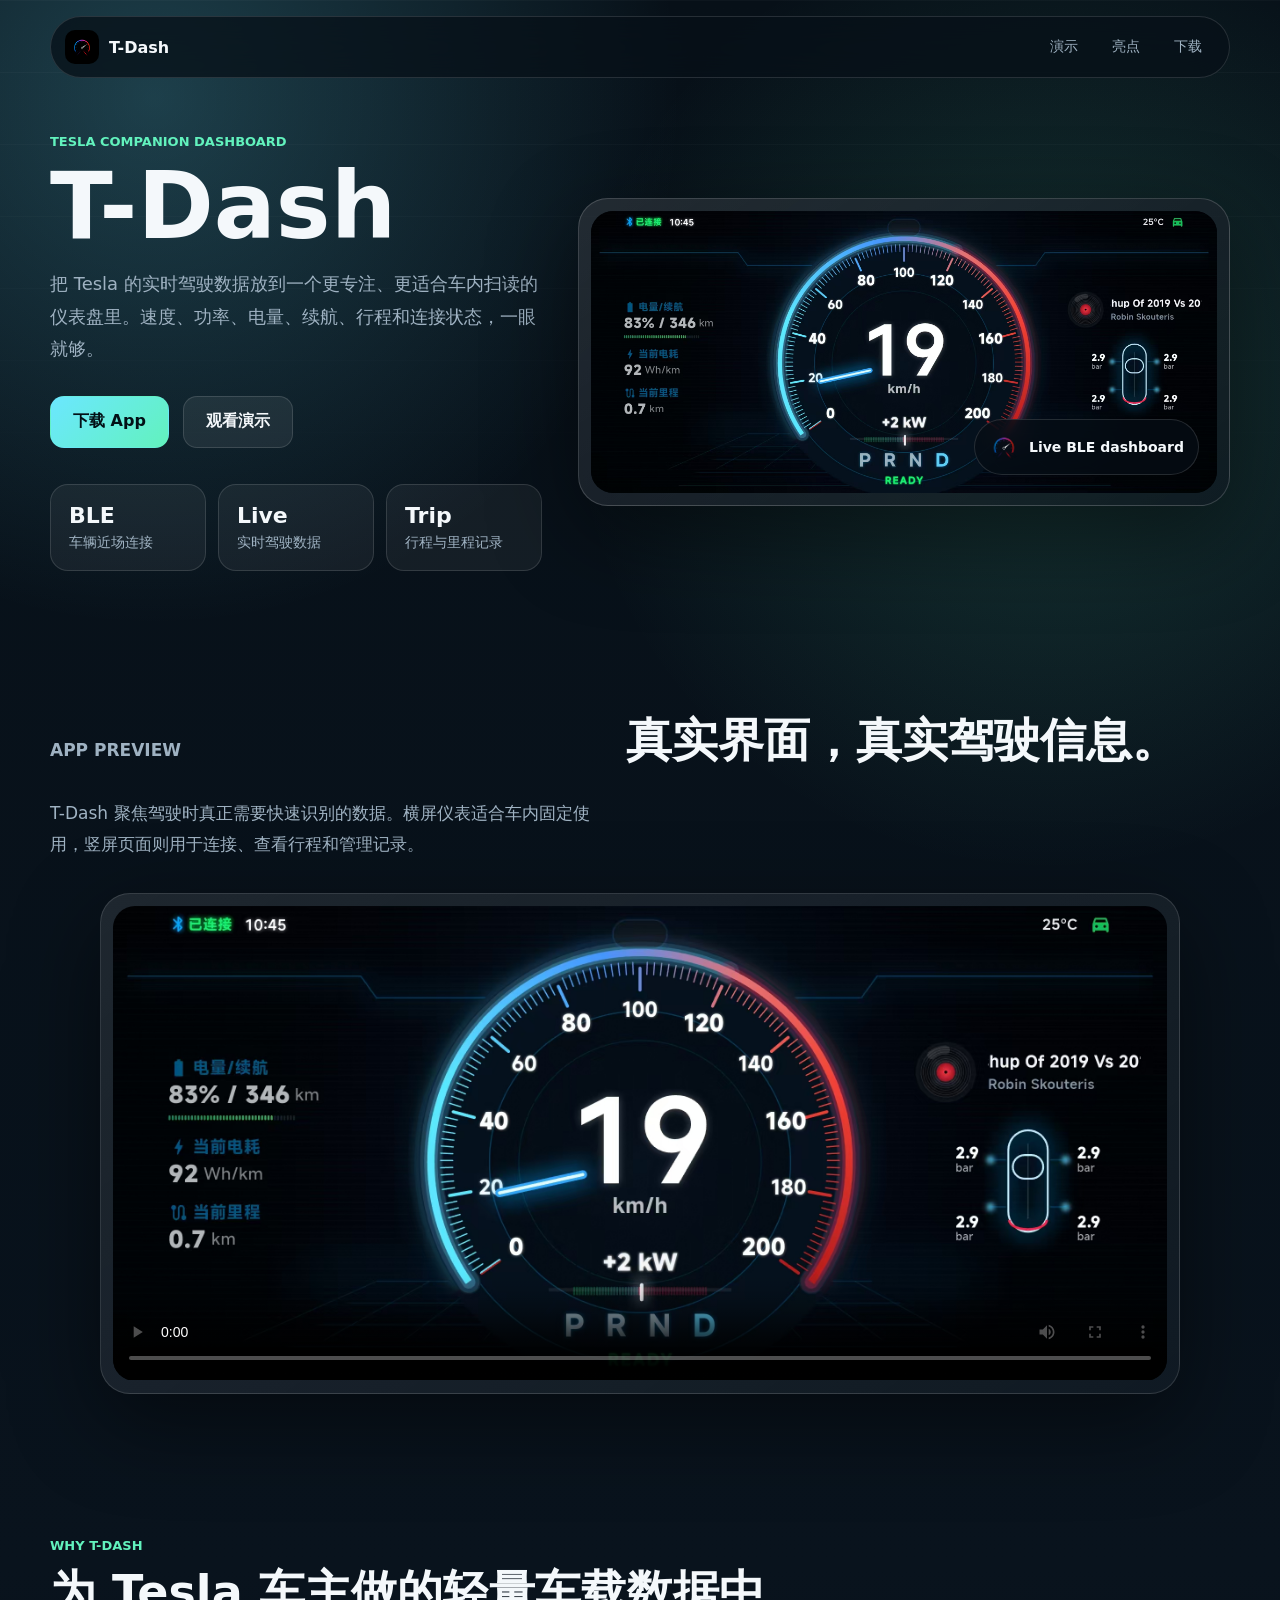
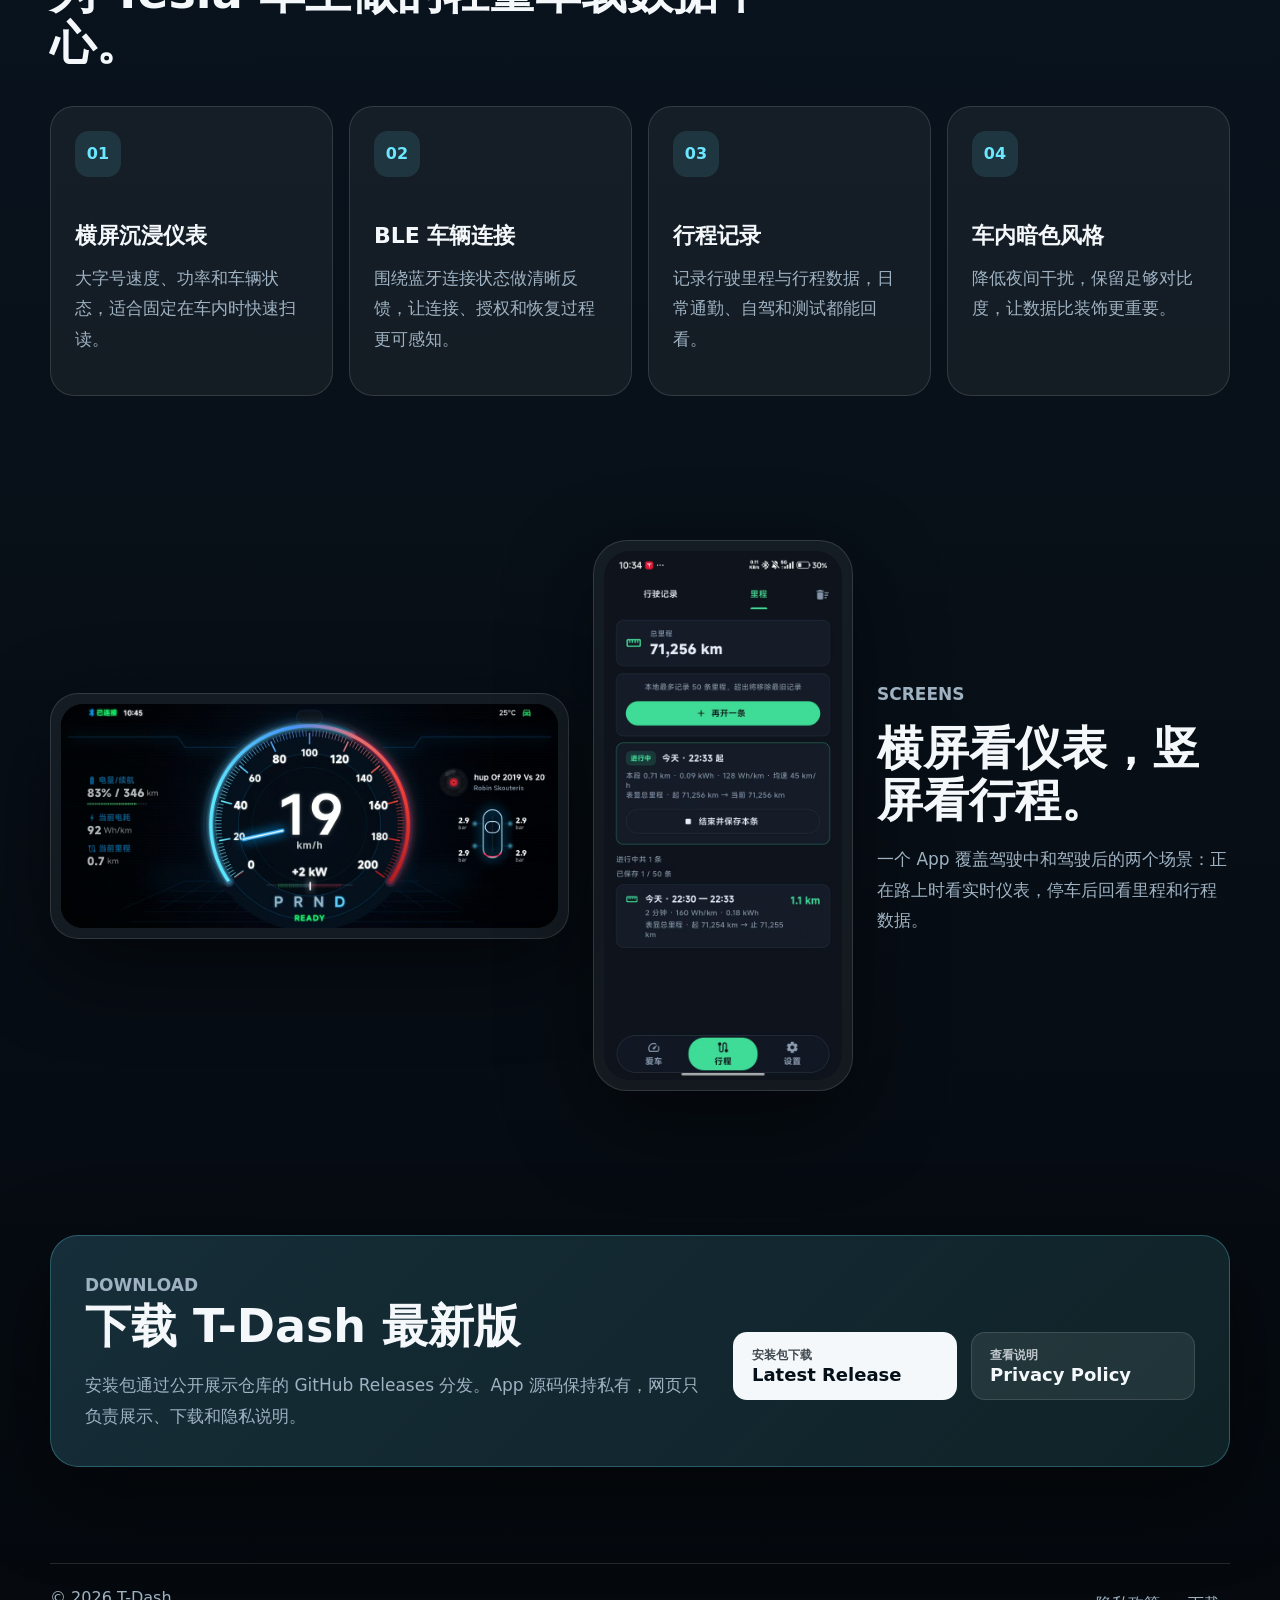
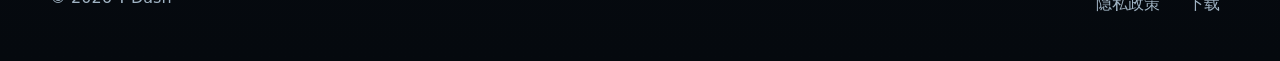
<file: index.html>
<!doctype html>
<html lang="zh-CN">
  <head>
    <meta charset="utf-8" />
    <meta name="viewport" content="width=device-width, initial-scale=1" />
    <meta
      name="description"
      content="T-Dash 是为 Tesla 车主打造的车载仪表盘 App，提供实时仪表、BLE 车辆连接、行程记录与沉浸式横屏驾驶数据体验。"
    />
    <meta name="theme-color" content="#071018" />
    <meta property="og:title" content="T-Dash | Tesla 车载仪表盘 App" />
    <meta property="og:description" content="实时速度、功率、电量、续航与行程记录，专为 Tesla 车主设计。" />
    <meta property="og:image" content="./assets/仪表页面.jpg" />
    <title>T-Dash | Tesla 车载仪表盘 App</title>
    <link rel="icon" href="./assets/launcher_icon.png" />
    <link rel="apple-touch-icon" href="./assets/launcher_icon.png" />
    <link rel="stylesheet" href="./styles.css" />
  </head>
  <body>
    <header class="site-header">
      <a class="brand" href="#top" aria-label="T-Dash 首页">
        <img src="./assets/launcher_icon.png" alt="" />
        <span>T-Dash</span>
      </a>

      <nav class="nav-links" aria-label="主导航">
        <a href="#demo">演示</a>
        <a href="#features">亮点</a>
        <a href="#download">下载</a>
      </nav>
    </header>

    <main id="top">
      <section class="hero">
        <div class="hero-media reveal" aria-label="T-Dash 横屏仪表截图">
          <img src="./assets/仪表页面.jpg" alt="T-Dash 横屏仪表页面" />
          <div class="hero-glass">
            <img src="./assets/splash_logo.png" alt="" />
            <span>Live BLE dashboard</span>
          </div>
        </div>

        <div class="hero-copy reveal">
          <p class="eyebrow">Tesla companion dashboard</p>
          <h1>T-Dash</h1>
          <p class="hero-text">
            把 Tesla 的实时驾驶数据放到一个更专注、更适合车内扫读的仪表盘里。速度、功率、电量、续航、行程和连接状态，一眼就够。
          </p>

          <div class="hero-actions">
            <a class="button primary" href="#download">下载 App</a>
            <a class="button secondary" href="#demo">观看演示</a>
          </div>

          <dl class="quick-stats" aria-label="应用特性">
            <div>
              <dt>BLE</dt>
              <dd>车辆近场连接</dd>
            </div>
            <div>
              <dt>Live</dt>
              <dd>实时驾驶数据</dd>
            </div>
            <div>
              <dt>Trip</dt>
              <dd>行程与里程记录</dd>
            </div>
          </dl>
        </div>
      </section>

      <section id="demo" class="demo-section section-wrap">
        <div class="section-heading reveal">
          <p class="eyebrow">App preview</p>
          <h2>真实界面，真实驾驶信息。</h2>
          <p>
            T-Dash 聚焦驾驶时真正需要快速识别的数据。横屏仪表适合车内固定使用，竖屏页面则用于连接、查看行程和管理记录。
          </p>
        </div>

        <div class="video-frame reveal">
          <video controls playsinline preload="metadata" poster="./assets/仪表页面.jpg">
            <source src="./assets/tdash-demo.mp4" type="video/mp4" />
            你的浏览器暂不支持视频播放。
          </video>
        </div>
      </section>

      <section id="features" class="features section-wrap">
        <div class="feature-copy reveal">
          <p class="eyebrow">Why T-Dash</p>
          <h2>为 Tesla 车主做的轻量车载数据中心。</h2>
        </div>

        <div class="feature-grid">
          <article class="feature-card reveal">
            <span class="feature-icon">01</span>
            <h3>横屏沉浸仪表</h3>
            <p>大字号速度、功率和车辆状态，适合固定在车内时快速扫读。</p>
          </article>
          <article class="feature-card reveal">
            <span class="feature-icon">02</span>
            <h3>BLE 车辆连接</h3>
            <p>围绕蓝牙连接状态做清晰反馈，让连接、授权和恢复过程更可感知。</p>
          </article>
          <article class="feature-card reveal">
            <span class="feature-icon">03</span>
            <h3>行程记录</h3>
            <p>记录行驶里程与行程数据，日常通勤、自驾和测试都能回看。</p>
          </article>
          <article class="feature-card reveal">
            <span class="feature-icon">04</span>
            <h3>车内暗色风格</h3>
            <p>降低夜间干扰，保留足够对比度，让数据比装饰更重要。</p>
          </article>
        </div>
      </section>

      <section class="screens section-wrap">
        <div class="landscape-shot reveal">
          <img src="./assets/仪表页面.jpg" alt="T-Dash 仪表页面截图" />
        </div>
        <div class="portrait-shot reveal">
          <img src="./assets/里程页面.jpg" alt="T-Dash 里程页面截图" />
        </div>
        <div class="screens-copy reveal">
          <p class="eyebrow">Screens</p>
          <h2>横屏看仪表，竖屏看行程。</h2>
          <p>
            一个 App 覆盖驾驶中和驾驶后的两个场景：正在路上时看实时仪表，停车后回看里程和行程数据。
          </p>
        </div>
      </section>

      <section id="download" class="download section-wrap">
        <div class="download-panel reveal">
          <div>
            <p class="eyebrow">Download</p>
            <h2>下载 T-Dash 最新版</h2>
            <p>
              安装包通过公开展示仓库的 GitHub Releases 分发。App 源码保持私有，网页只负责展示、下载和隐私说明。
            </p>
          </div>

          <div class="download-actions">
            <a
              class="store-button"
              href="https://github.com/smalleastWang/tesla-dash-web/releases/latest"
              target="_blank"
              rel="noreferrer"
            >
              <span>安装包下载</span>
              <strong>Latest Release</strong>
            </a>
            <a class="store-button muted" href="./privacy.html">
              <span>查看说明</span>
              <strong>Privacy Policy</strong>
            </a>
          </div>
        </div>
      </section>
    </main>

    <footer class="site-footer">
      <span>© 2026 T-Dash</span>
      <div>
        <a href="./privacy.html">隐私政策</a>
        <a href="https://github.com/smalleastWang/tesla-dash-web/releases/latest" target="_blank" rel="noreferrer">
          下载
        </a>
      </div>
    </footer>

    <script src="./script.js"></script>
  </body>
</html>
</file>
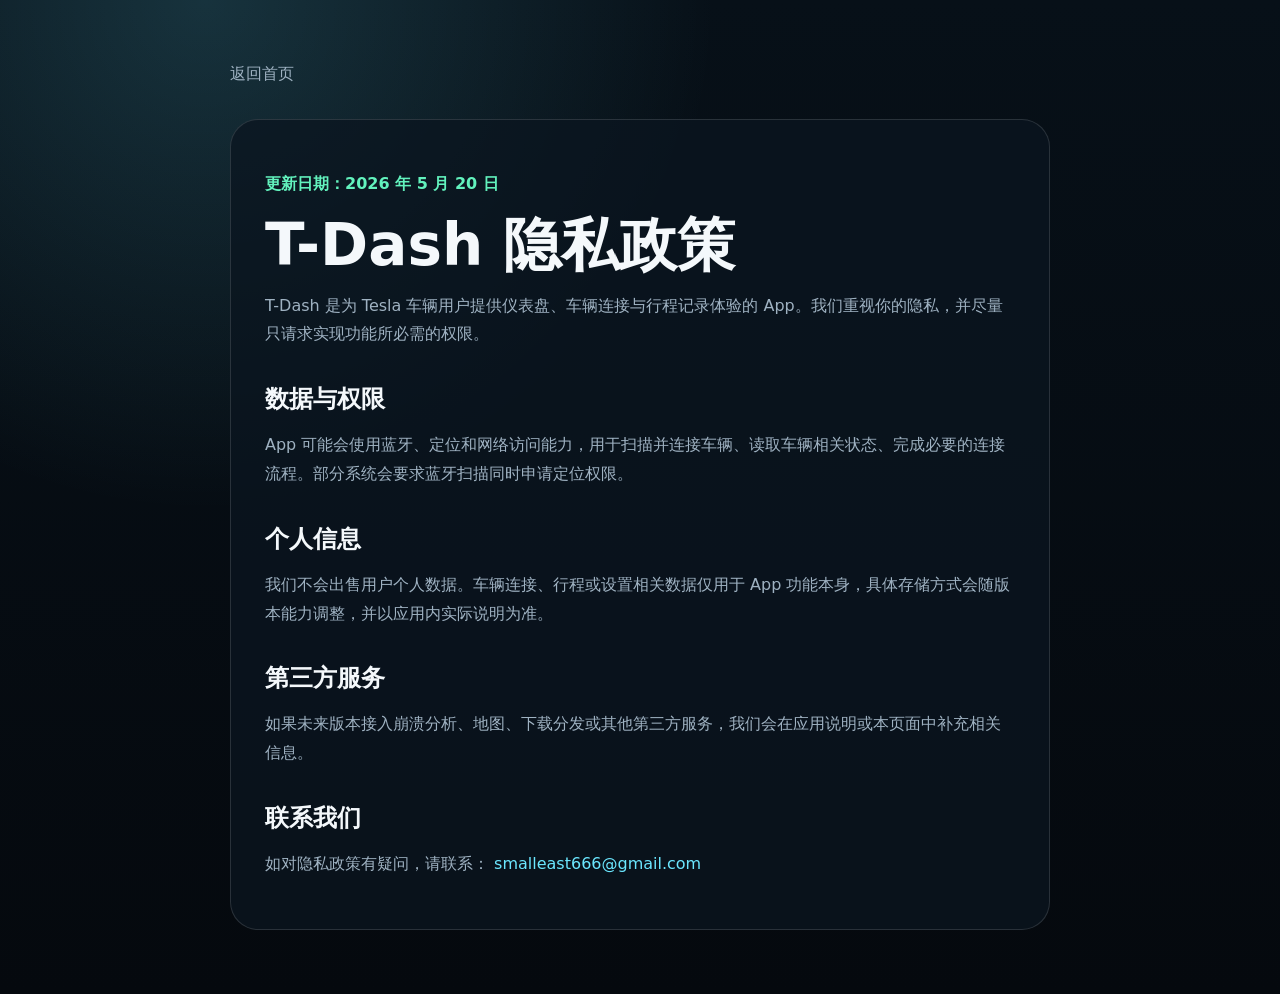
<file: privacy.html>
<!doctype html>
<html lang="zh-CN">
  <head>
    <meta charset="utf-8" />
    <meta name="viewport" content="width=device-width, initial-scale=1" />
    <meta name="theme-color" content="#071018" />
    <title>T-Dash 隐私政策</title>
    <link rel="icon" href="./assets/launcher_icon.png" />
    <style>
      :root {
        color-scheme: dark;
        font-family:
          Inter, ui-sans-serif, system-ui, -apple-system, BlinkMacSystemFont, "Segoe UI",
          "PingFang SC", "Microsoft YaHei", sans-serif;
        background: #071018;
        color: #f4f8fb;
      }

      body {
        margin: 0;
        background:
          radial-gradient(circle at 16% 0%, rgba(107, 231, 255, 0.16), transparent 32rem),
          linear-gradient(180deg, #071018, #05090e);
      }

      main {
        width: min(820px, calc(100% - 32px));
        margin: 0 auto;
        padding: 64px 0;
      }

      a {
        color: #6be7ff;
        text-decoration: none;
      }

      .back {
        display: inline-flex;
        margin-bottom: 34px;
        color: #9fb2c2;
      }

      article {
        padding: 34px;
        border: 1px solid rgba(255, 255, 255, 0.13);
        border-radius: 28px;
        background: rgba(11, 22, 32, 0.76);
      }

      h1 {
        margin: 0 0 10px;
        font-size: clamp(34px, 6vw, 58px);
        line-height: 1.05;
      }

      h2 {
        margin: 34px 0 10px;
      }

      p,
      li {
        color: #9fb2c2;
        line-height: 1.8;
      }

      .updated {
        color: #62f2bd;
        font-weight: 800;
      }
    </style>
  </head>
  <body>
    <main>
      <a class="back" href="./index.html">返回首页</a>
      <article>
        <p class="updated">更新日期：2026 年 5 月 20 日</p>
        <h1>T-Dash 隐私政策</h1>
        <p>
          T-Dash 是为 Tesla 车辆用户提供仪表盘、车辆连接与行程记录体验的 App。我们重视你的隐私，并尽量只请求实现功能所必需的权限。
        </p>

        <h2>数据与权限</h2>
        <p>
          App 可能会使用蓝牙、定位和网络访问能力，用于扫描并连接车辆、读取车辆相关状态、完成必要的连接流程。部分系统会要求蓝牙扫描同时申请定位权限。
        </p>

        <h2>个人信息</h2>
        <p>
          我们不会出售用户个人数据。车辆连接、行程或设置相关数据仅用于 App 功能本身，具体存储方式会随版本能力调整，并以应用内实际说明为准。
        </p>

        <h2>第三方服务</h2>
        <p>
          如果未来版本接入崩溃分析、地图、下载分发或其他第三方服务，我们会在应用说明或本页面中补充相关信息。
        </p>

        <h2>联系我们</h2>
        <p>
          如对隐私政策有疑问，请联系：
          <a href="mailto:smalleast666@gmail.com">smalleast666@gmail.com</a>
        </p>
      </article>
    </main>
  </body>
</html>
</file>
<file: styles.css>
:root {
  color-scheme: dark;
  --bg: #071018;
  --panel: rgba(11, 22, 32, 0.76);
  --panel-strong: #111f2c;
  --text: #f4f8fb;
  --muted: #9fb2c2;
  --line: rgba(255, 255, 255, 0.13);
  --cyan: #6be7ff;
  --mint: #62f2bd;
  --amber: #ffc96a;
  --red: #ff6f7d;
  --shadow: 0 28px 90px rgba(0, 0, 0, 0.48);
  font-family:
    Inter, ui-sans-serif, system-ui, -apple-system, BlinkMacSystemFont, "Segoe UI",
    "PingFang SC", "Microsoft YaHei", sans-serif;
}

* {
  box-sizing: border-box;
}

html {
  scroll-behavior: smooth;
}

body {
  margin: 0;
  min-width: 320px;
  overflow-x: hidden;
  background:
    radial-gradient(circle at 12% 3%, rgba(107, 231, 255, 0.22), transparent 33rem),
    radial-gradient(circle at 82% 12%, rgba(98, 242, 189, 0.16), transparent 30rem),
    linear-gradient(180deg, #071018 0%, #09131d 48%, #05090e 100%);
  color: var(--text);
}

body::before {
  position: fixed;
  inset: 0;
  pointer-events: none;
  content: "";
  background-image: linear-gradient(rgba(255, 255, 255, 0.035) 1px, transparent 1px);
  background-size: 100% 72px;
  mask-image: linear-gradient(180deg, rgba(0, 0, 0, 0.82), transparent 70%);
}

a {
  color: inherit;
  text-decoration: none;
}

img,
video {
  display: block;
  max-width: 100%;
}

.site-header {
  position: sticky;
  top: 0;
  z-index: 20;
  display: flex;
  align-items: center;
  justify-content: space-between;
  width: min(1180px, calc(100% - 32px));
  margin: 16px auto 0;
  padding: 12px 14px;
  border: 1px solid var(--line);
  border-radius: 999px;
  background: rgba(7, 16, 24, 0.76);
  backdrop-filter: blur(18px);
}

.brand {
  display: inline-flex;
  align-items: center;
  gap: 10px;
  font-weight: 850;
}

.brand img {
  width: 34px;
  height: 34px;
  border-radius: 10px;
}

.nav-links,
.site-footer div {
  display: flex;
  gap: 8px;
}

.nav-links a,
.site-footer a {
  border-radius: 999px;
  color: var(--muted);
  transition:
    background 180ms ease,
    color 180ms ease;
}

.nav-links a {
  padding: 9px 13px;
  font-size: 14px;
}

.nav-links a:hover,
.site-footer a:hover {
  background: rgba(255, 255, 255, 0.08);
  color: var(--text);
}

.hero,
.section-wrap {
  width: min(1180px, calc(100% - 32px));
  margin: 0 auto;
}

.hero {
  display: grid;
  grid-template-columns: minmax(320px, 0.86fr) minmax(0, 1.14fr);
  gap: 36px;
  align-items: center;
  padding: 56px 0 72px;
}

.hero-copy {
  order: 1;
}

.hero-media {
  order: 2;
}

.hero-media {
  position: relative;
  min-width: 0;
  padding: 12px;
  border: 1px solid rgba(255, 255, 255, 0.17);
  border-radius: 30px;
  background:
    linear-gradient(145deg, rgba(255, 255, 255, 0.11), rgba(255, 255, 255, 0.025)),
    rgba(7, 16, 24, 0.68);
  box-shadow: var(--shadow);
}

.hero-media > img,
.landscape-shot img {
  width: 100%;
  aspect-ratio: 20 / 9;
  max-height: 520px;
  border-radius: 22px;
  object-fit: contain;
  background: #05090e;
}

.hero-glass {
  position: absolute;
  right: 30px;
  bottom: 30px;
  display: inline-flex;
  align-items: center;
  gap: 10px;
  max-width: calc(100% - 60px);
  padding: 12px 14px;
  border: 1px solid var(--line);
  border-radius: 999px;
  background: rgba(6, 14, 21, 0.78);
  color: var(--text);
  font-size: 14px;
  font-weight: 800;
  backdrop-filter: blur(14px);
}

.hero-glass img {
  width: 30px;
  height: 30px;
}

.eyebrow {
  margin: 0 0 14px;
  color: var(--mint);
  font-size: 13px;
  font-weight: 850;
  letter-spacing: 0;
  text-transform: uppercase;
}

h1,
h2,
h3,
p {
  margin-top: 0;
}

h1 {
  margin-bottom: 18px;
  font-size: clamp(52px, 8vw, 92px);
  line-height: 0.95;
  letter-spacing: 0;
}

h2 {
  margin-bottom: 18px;
  font-size: clamp(28px, 4vw, 46px);
  line-height: 1.12;
  letter-spacing: 0;
}

h3 {
  margin-bottom: 12px;
  font-size: 22px;
}

.hero-text,
.section-heading p,
.screens-copy p,
.download-panel p,
.feature-card p {
  color: var(--muted);
  font-size: 17px;
  line-height: 1.8;
}

.hero-text {
  max-width: 620px;
  font-size: 18px;
}

.hero-actions,
.download-actions {
  display: flex;
  flex-wrap: wrap;
  gap: 14px;
  margin-top: 30px;
}

.button,
.store-button {
  display: inline-flex;
  align-items: center;
  justify-content: center;
  min-height: 52px;
  border: 1px solid var(--line);
  border-radius: 14px;
  font-weight: 850;
  transition:
    transform 180ms ease,
    border-color 180ms ease,
    background 180ms ease;
}

.button {
  padding: 0 22px;
}

.button:hover,
.store-button:hover {
  transform: translateY(-2px);
}

.primary {
  border-color: transparent;
  background: linear-gradient(135deg, var(--cyan), var(--mint));
  color: #031016;
}

.secondary {
  background: rgba(255, 255, 255, 0.07);
  color: var(--text);
}

.quick-stats {
  display: grid;
  grid-template-columns: repeat(3, minmax(0, 1fr));
  gap: 12px;
  max-width: 560px;
  margin: 36px 0 0;
}

.quick-stats div {
  padding: 18px;
  border: 1px solid var(--line);
  border-radius: 18px;
  background: rgba(255, 255, 255, 0.055);
}

.quick-stats dt {
  color: var(--text);
  font-size: 22px;
  font-weight: 900;
}

.quick-stats dd {
  margin: 6px 0 0;
  color: var(--muted);
  font-size: 14px;
}

.demo-section,
.features,
.screens,
.download {
  padding: 72px 0;
}

.section-heading {
  display: grid;
  grid-template-columns: 0.9fr 1fr;
  gap: 32px;
  align-items: end;
  margin-bottom: 34px;
}

.section-heading h2,
.section-heading p {
  margin-bottom: 0;
}

.video-frame {
  max-width: 1080px;
  margin: 0 auto;
  padding: 12px;
  border: 1px solid var(--line);
  border-radius: 30px;
  background: linear-gradient(145deg, rgba(255, 255, 255, 0.09), rgba(255, 255, 255, 0.03));
  box-shadow: var(--shadow);
}

.video-frame video {
  width: 100%;
  aspect-ratio: 20 / 9;
  max-height: 560px;
  border-radius: 22px;
  background: #05090e;
  object-fit: cover;
}

.feature-copy {
  max-width: 780px;
}

.feature-grid {
  display: grid;
  grid-template-columns: repeat(4, minmax(0, 1fr));
  gap: 16px;
  margin-top: 36px;
}

.feature-card {
  min-height: 260px;
  padding: 24px;
  border: 1px solid var(--line);
  border-radius: 24px;
  background: rgba(255, 255, 255, 0.052);
}

.feature-icon {
  display: inline-grid;
  place-items: center;
  width: 46px;
  height: 46px;
  margin-bottom: 44px;
  border-radius: 14px;
  background: rgba(107, 231, 255, 0.12);
  color: var(--cyan);
  font-weight: 900;
}

.screens {
  display: grid;
  grid-template-columns: minmax(0, 1fr) minmax(180px, 260px) minmax(280px, 0.68fr);
  gap: 24px;
  align-items: center;
}

.landscape-shot,
.portrait-shot {
  padding: 10px;
  border: 1px solid var(--line);
  background: rgba(255, 255, 255, 0.055);
  box-shadow: var(--shadow);
}

.landscape-shot {
  border-radius: 28px;
  overflow: hidden;
}

.portrait-shot {
  justify-self: center;
  width: min(100%, 260px);
  max-height: 620px;
  overflow: hidden;
  border-radius: 34px;
}

.portrait-shot img {
  width: 100%;
  height: 100%;
  max-height: 600px;
  border-radius: 26px;
  object-fit: cover;
}

.download {
  padding-bottom: 96px;
}

.download-panel {
  display: grid;
  grid-template-columns: 1fr auto;
  gap: 28px;
  align-items: center;
  padding: 34px;
  border: 1px solid rgba(107, 231, 255, 0.27);
  border-radius: 28px;
  background:
    linear-gradient(135deg, rgba(107, 231, 255, 0.13), rgba(98, 242, 189, 0.07)),
    var(--panel);
  box-shadow: var(--shadow);
}

.download-panel p {
  max-width: 700px;
  margin-bottom: 0;
}

.store-button {
  flex-direction: column;
  align-items: flex-start;
  min-width: 224px;
  padding: 14px 18px;
  background: var(--text);
  color: #061018;
}

.store-button span {
  font-size: 12px;
  font-weight: 750;
  opacity: 0.75;
}

.store-button strong {
  font-size: 18px;
}

.store-button.muted {
  background: rgba(255, 255, 255, 0.08);
  color: var(--text);
}

.site-footer {
  display: flex;
  justify-content: space-between;
  width: min(1180px, calc(100% - 32px));
  margin: 0 auto;
  padding: 24px 0 40px;
  border-top: 1px solid var(--line);
  color: var(--muted);
}

.site-footer a {
  padding: 6px 10px;
}

.reveal {
  opacity: 1;
  transform: translateY(0);
  transition:
    opacity 600ms ease,
    transform 600ms ease;
}

.reveal.visible {
  opacity: 1;
  transform: translateY(0);
}

@media (max-width: 960px) {
  .hero,
  .section-heading,
  .download-panel {
    grid-template-columns: 1fr;
  }

  .hero {
    gap: 26px;
    padding-top: 48px;
  }

  .feature-grid {
    grid-template-columns: repeat(2, minmax(0, 1fr));
  }

  .screens {
    grid-template-columns: 1fr 0.48fr;
  }

  .screens-copy {
    grid-column: 1 / -1;
  }

  .download-actions {
    width: 100%;
  }

  .store-button {
    flex: 1 1 240px;
  }
}

@media (max-width: 640px) {
  .site-header {
    width: calc(100% - 20px);
    margin-top: 10px;
  }

  .brand span {
    display: none;
  }

  .nav-links a {
    padding: 8px;
    font-size: 13px;
  }

  .hero,
  .section-wrap,
  .site-footer {
    width: calc(100% - 24px);
  }

  .hero {
    padding-top: 44px;
    padding-bottom: 42px;
  }

  h1 {
    font-size: clamp(48px, 16vw, 66px);
  }

  h2 {
    font-size: clamp(28px, 10vw, 38px);
  }

  .hero-text,
  .section-heading p,
  .screens-copy p,
  .download-panel p,
  .feature-card p {
    font-size: 16px;
    line-height: 1.72;
  }

  .hero-glass {
    right: 18px;
    bottom: 18px;
    max-width: calc(100% - 36px);
    font-size: 12px;
  }

  .quick-stats,
  .feature-grid,
  .screens {
    grid-template-columns: 1fr;
  }

  .hero-media > img,
  .landscape-shot img,
  .video-frame video {
    max-height: 260px;
  }

  .portrait-shot {
    width: min(82vw, 280px);
    max-height: 560px;
  }

  .demo-section,
  .features,
  .screens,
  .download {
    padding: 48px 0;
  }

  .button,
  .store-button {
    width: 100%;
  }

  .site-footer {
    gap: 12px;
    align-items: flex-start;
    flex-direction: column;
  }
}
</file>
